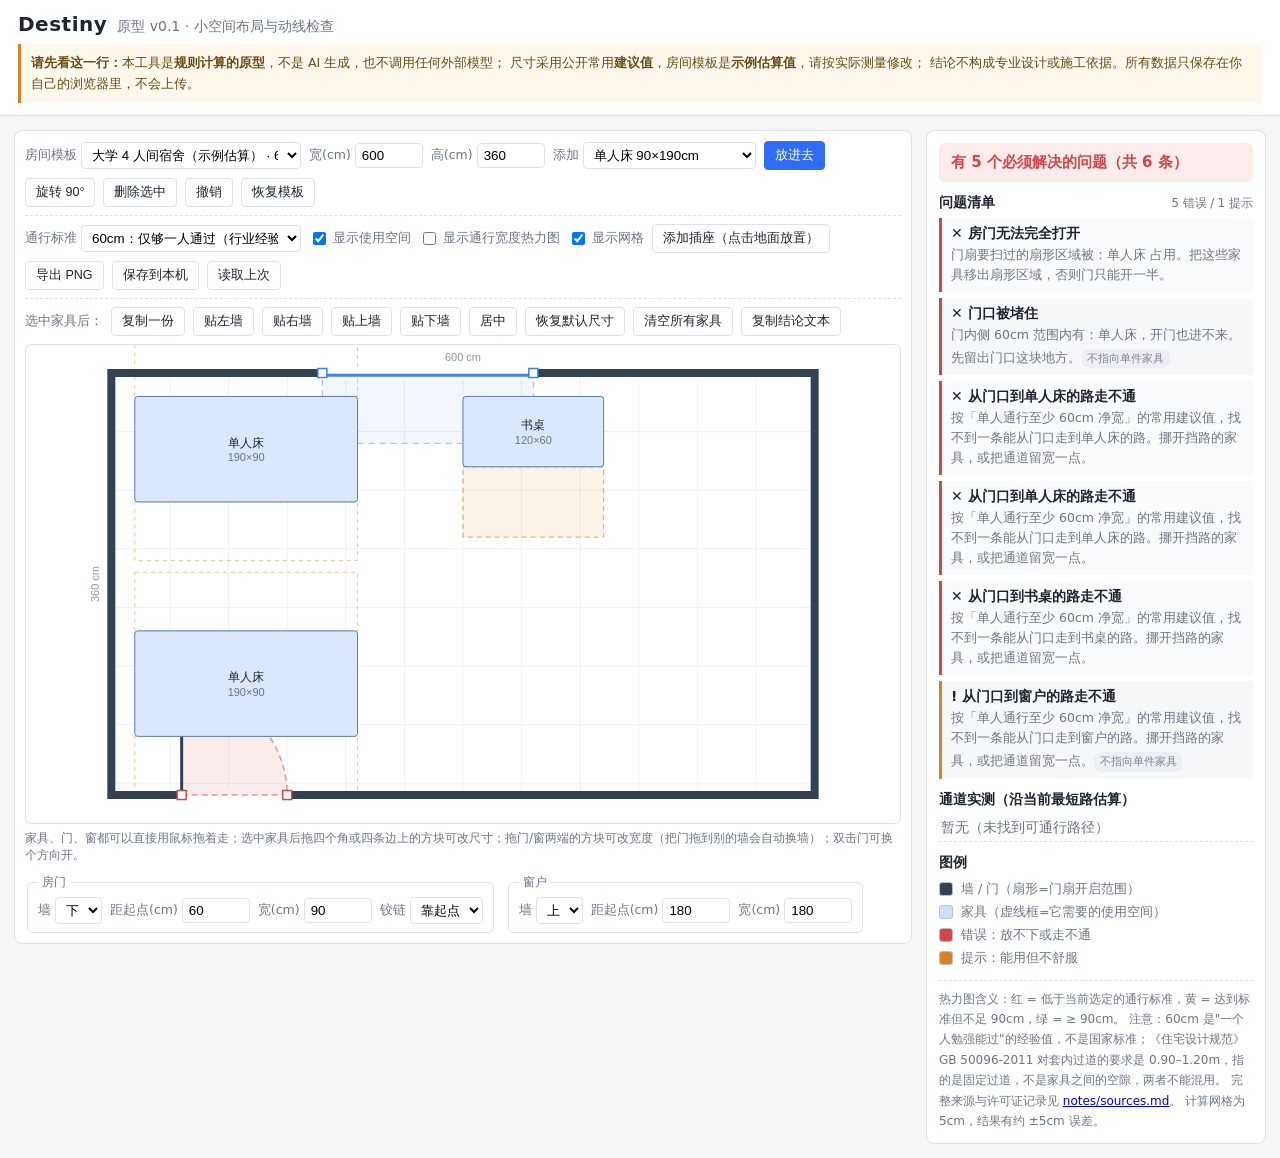
<file: 成品/Destiny/prototype/index.html>
<!DOCTYPE html>
<html lang="zh-CN">
<head>
<meta charset="utf-8">
<meta name="viewport" content="width=device-width, initial-scale=1">
<title>Destiny 原型 v0.1 · 小空间布局与动线检查</title>
<link rel="stylesheet" href="styles.css">
</head>
<body>
<header class="topbar">
  <div class="brand">
    <span class="logo">Destiny</span>
    <span class="tag">原型 v0.1 · 小空间布局与动线检查</span>
  </div>
  <div class="disclaimer">
    <strong>请先看这一行：</strong>本工具是<strong>规则计算的原型</strong>，不是 AI 生成，也不调用任何外部模型；
    尺寸采用公开常用<strong>建议值</strong>，房间模板是<strong>示例估算值</strong>，请按实际测量修改；
    结论不构成专业设计或施工依据。所有数据只保存在你自己的浏览器里，不会上传。
  </div>
</header>

<main class="layout">
  <section class="left">
    <div class="toolbar">
      <label>房间模板
        <select id="tplSelect"></select>
      </label>
      <label>宽(cm)<input id="roomW" type="number" min="150" max="1200" step="5"></label>
      <label>高(cm)<input id="roomH" type="number" min="150" max="1200" step="5"></label>
      <label>添加
        <select id="addSelect"></select>
      </label>
      <button id="btnAdd" class="primary">放进去</button>
      <button id="btnRotate">旋转 90°</button>
      <button id="btnDelete">删除选中</button>
      <button id="btnUndo">撤销</button>
      <button id="btnReset">恢复模板</button>
    </div>

    <div class="toolbar second">
      <label>通行标准
        <select id="corridorStd">
          <option value="60">60cm：仅够一人通过（行业经验值，非标准）</option>
          <option value="90">90cm：接近《住宅设计规范》对套内过道的最低要求</option>
        </select>
      </label>
      <label><input type="checkbox" id="chkZones" checked> 显示使用空间</label>
      <label><input type="checkbox" id="chkHeat"> 显示通行宽度热力图</label>
      <label><input type="checkbox" id="chkGrid" checked> 显示网格</label>
      <button id="btnSocket">添加插座（点击地面放置）</button>
      <button id="btnExport">导出 PNG</button>
      <button id="btnSave">保存到本机</button>
      <button id="btnLoad">读取上次</button>
    </div>

    <div class="toolbar third">
      <span class="group-label">选中家具后：</span>
      <button id="btnDup">复制一份</button>
      <button id="btnAlignL">贴左墙</button>
      <button id="btnAlignR">贴右墙</button>
      <button id="btnAlignT">贴上墙</button>
      <button id="btnAlignB">贴下墙</button>
      <button id="btnCenter">居中</button>
      <button id="btnResetSize">恢复默认尺寸</button>
      <button id="btnClear">清空所有家具</button>
      <button id="btnCopy">复制结论文本</button>
    </div>

    <div class="canvas-wrap">
      <canvas id="scene"></canvas>
      <div id="selInfo" class="hint"></div>
      <div id="hint" class="hint">家具、门、窗都可以直接用鼠标拖着走；选中家具后拖四个角或四条边上的方块可改尺寸；拖门/窗两端的方块可改宽度（把门拖到别的墙会自动换墙）；双击门可换个方向开。</div>
    </div>

    <div class="openings">
      <fieldset>
        <legend>房门</legend>
        <label>墙<select id="doorWall"><option value="top">上</option><option value="bottom">下</option><option value="left">左</option><option value="right">右</option></select></label>
        <label>距起点(cm)<input id="doorOffset" type="number" step="5" min="0"></label>
        <label>宽(cm)<input id="doorWidth" type="number" step="5" min="60" max="120"></label>
        <label>铰链<select id="doorHinge"><option value="start">靠起点</option><option value="end">靠终点</option></select></label>
      </fieldset>
      <fieldset>
        <legend>窗户</legend>
        <label>墙<select id="winWall"><option value="top">上</option><option value="bottom">下</option><option value="left">左</option><option value="right">右</option></select></label>
        <label>距起点(cm)<input id="winOffset" type="number" step="5" min="0"></label>
        <label>宽(cm)<input id="winWidth" type="number" step="10" min="0"></label>
      </fieldset>
    </div>
  </section>

  <aside class="right">
    <div id="verdict" class="verdict">正在计算…</div>
    <div class="panel-title">问题清单<small id="issueCount"></small></div>
    <ul id="issueList" class="issues"></ul>
    <div class="panel-title">通道实测（沿当前最短路估算）</div>
    <ul id="bottleneckList" class="bottlenecks"></ul>
    <div class="panel-title">图例</div>
    <ul class="legend">
      <li><span class="sw wall"></span>墙 / 门（扇形=门扇开启范围）</li>
      <li><span class="sw item"></span>家具（虚线框=它需要的使用空间）</li>
      <li><span class="sw red"></span>错误：放不下或走不通</li>
      <li><span class="sw amber"></span>提示：能用但不舒服</li>
    </ul>
    <div class="note">
      热力图含义：红 = 低于当前选定的通行标准，黄 = 达到标准但不足 90cm，绿 = ≥ 90cm。
      注意：60cm 是"一个人勉强能过"的经验值，不是国家标准；《住宅设计规范》GB 50096-2011 对套内过道的要求是 0.90–1.20m，指的是固定过道，不是家具之间的空隙，两者不能混用。
      完整来源与许可证记录见 <a href="../notes/sources.md" target="_blank" rel="noopener">notes/sources.md</a>。
      计算网格为 5cm，结果有约 ±5cm 误差。
    </div>
  </aside>
</main>

<script src="catalog.js"></script>
<script src="rules.js"></script>
<script src="app.js"></script>
</body>
</html>
</file>
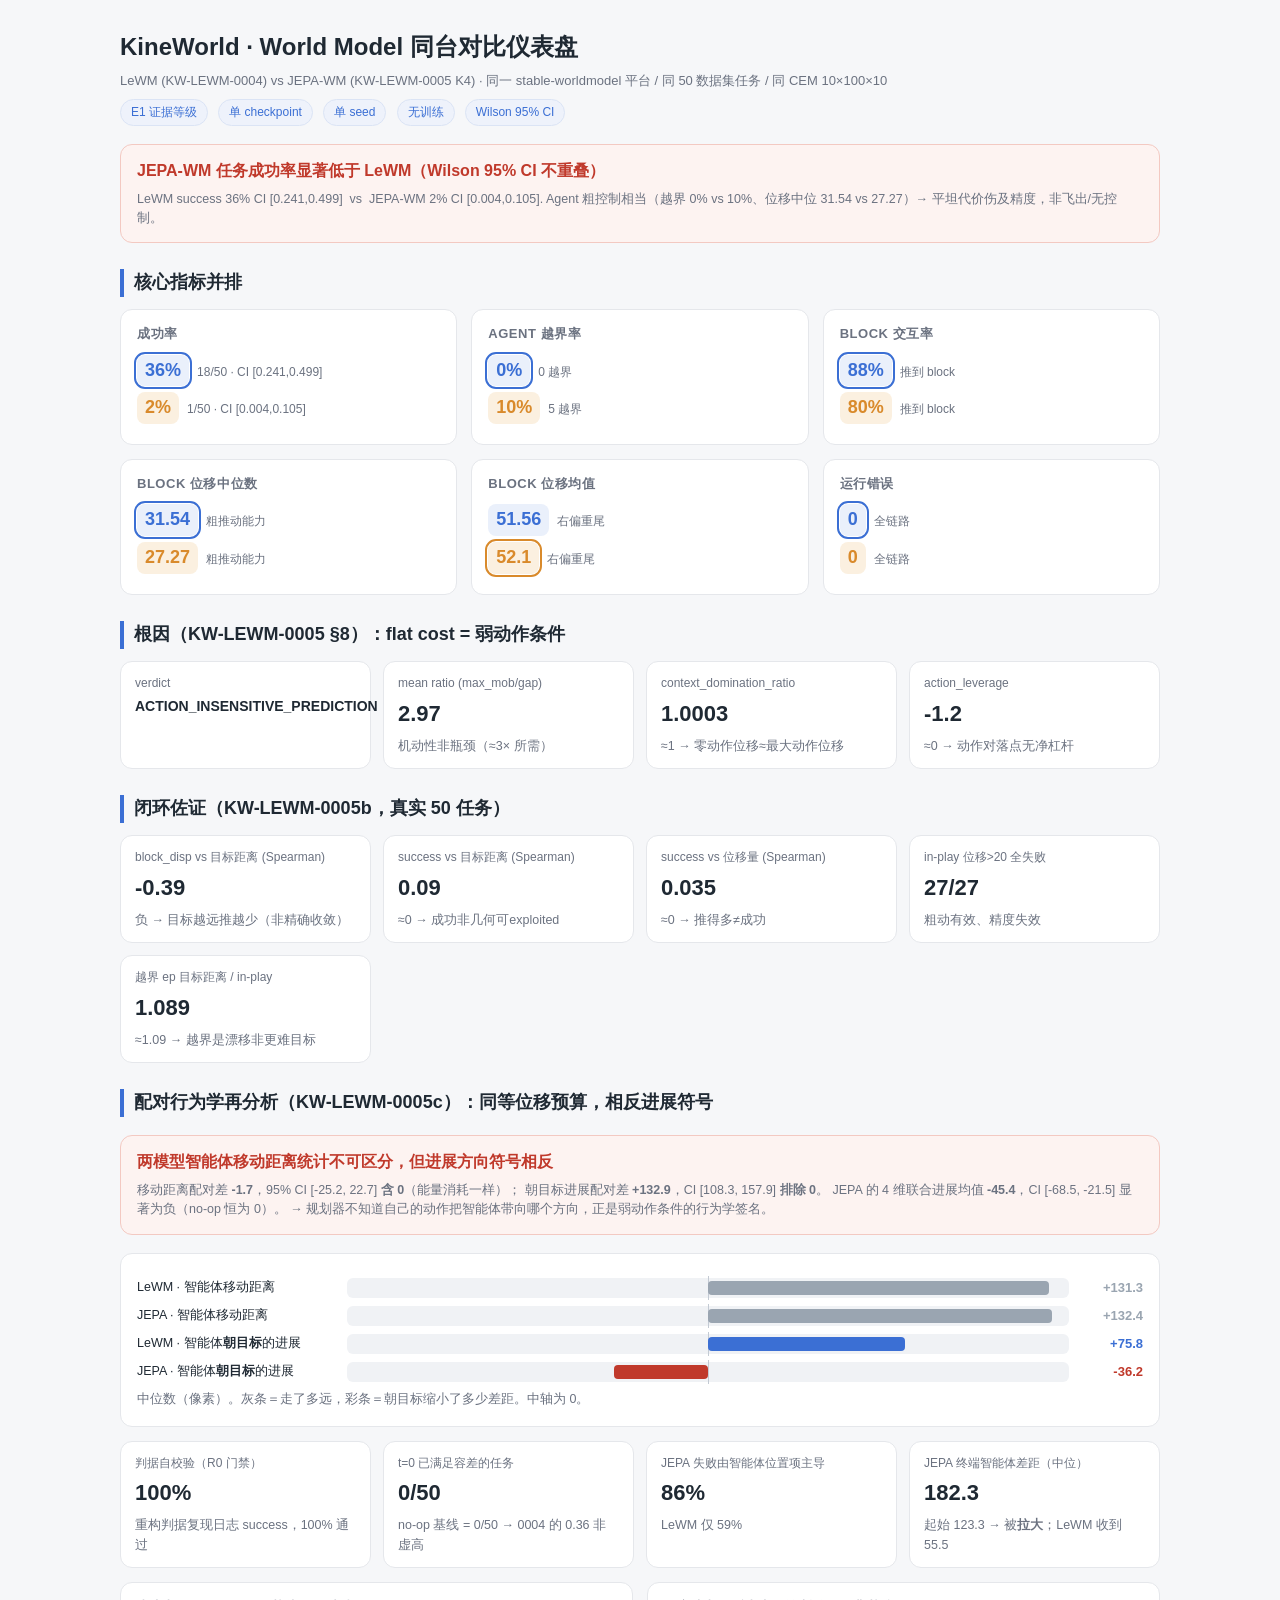
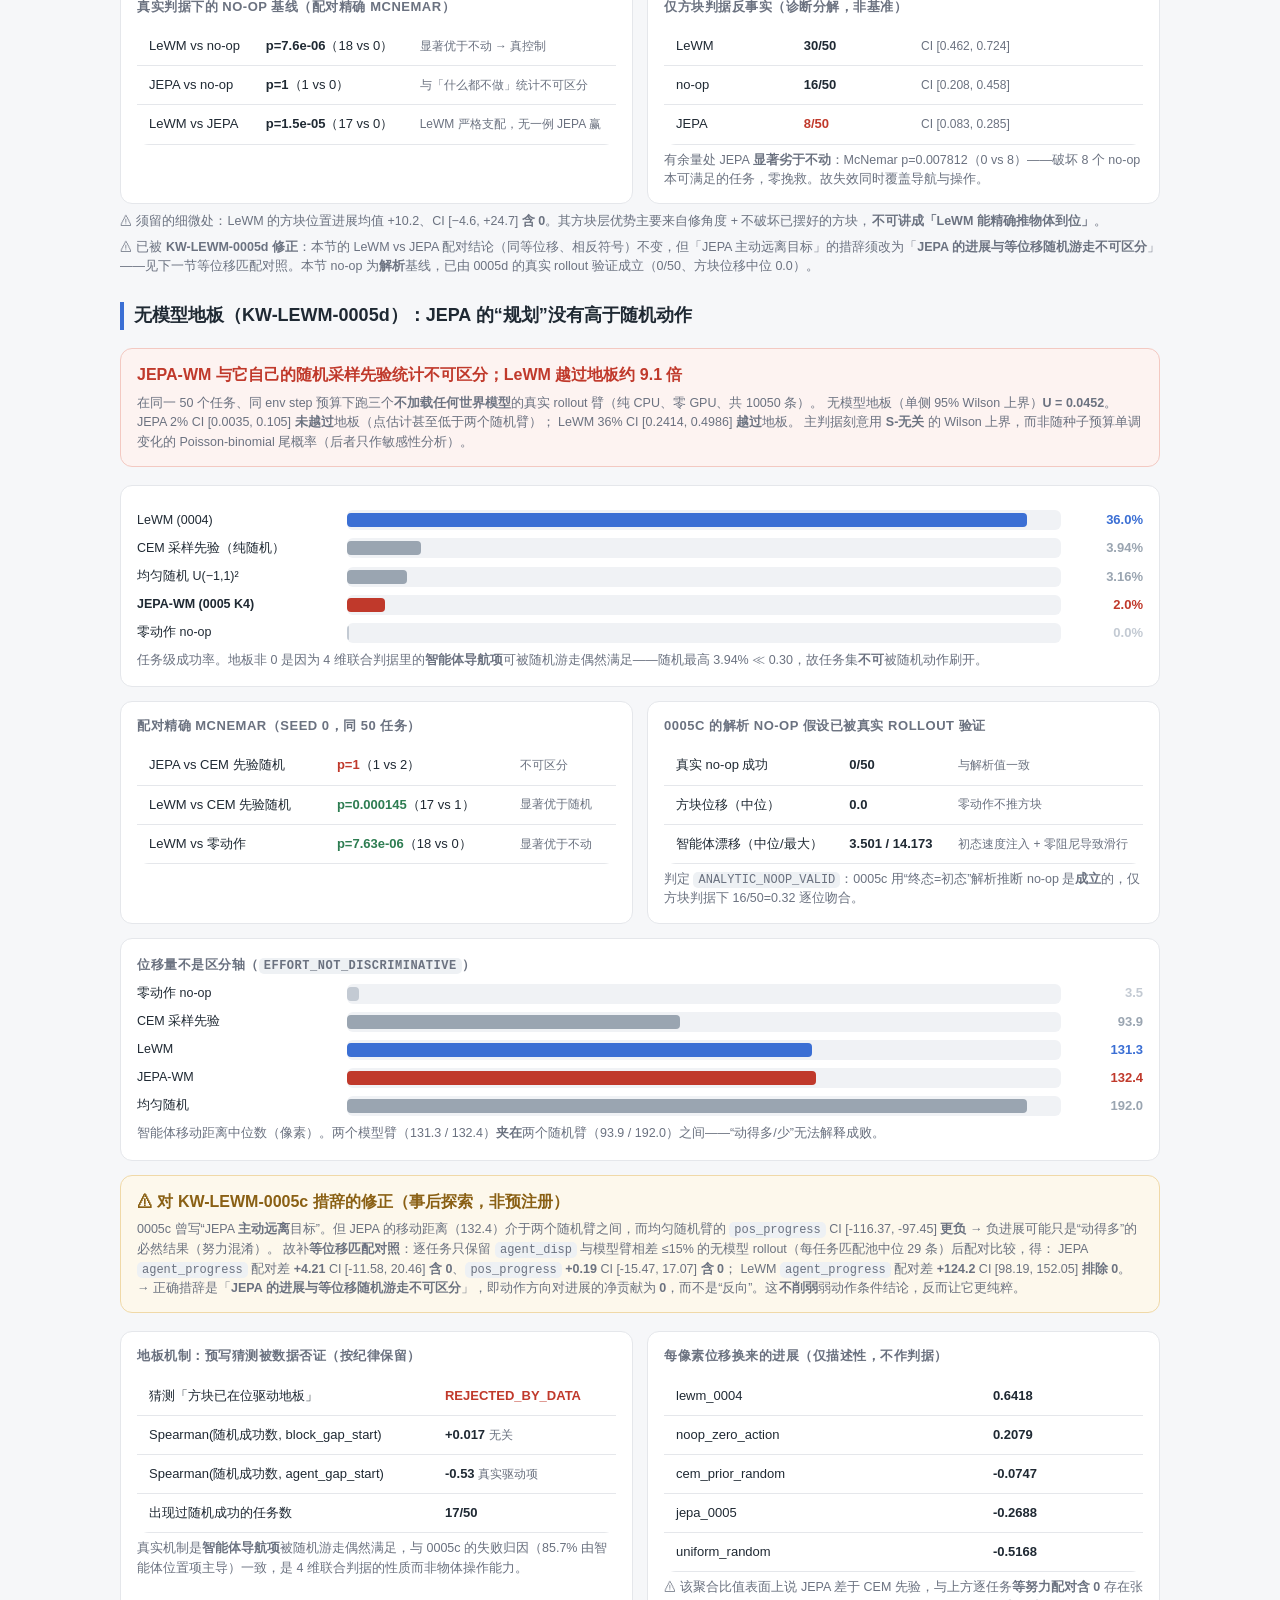
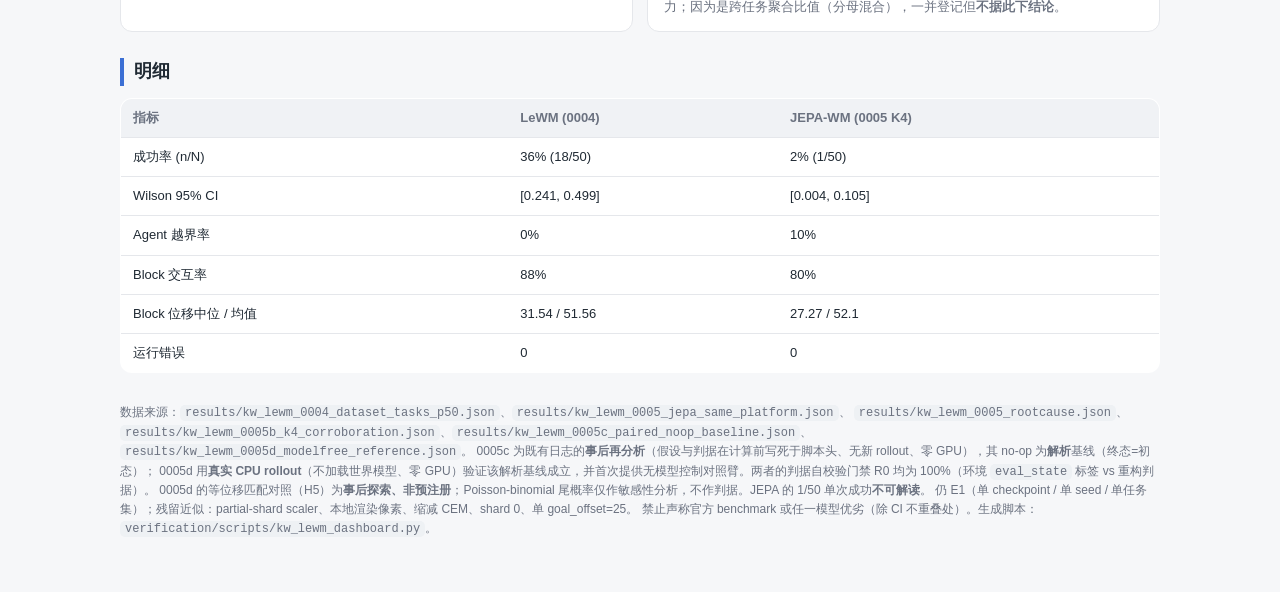
<file: results/kw_lewm_head2head_dashboard.html>
<!doctype html>
<html lang="zh-CN"><head><meta charset="utf-8">
<meta name="viewport" content="width=device-width, initial-scale=1">
<title>KineWorld · World Model 同台对比仪表盘</title>
<style>
:root{--bg:#f6f7f9;--card:#fff;--ink:#1f2933;--mut:#6b7280;--line:#e5e7eb;
--lewm:#3b6fd4;--jepa:#d98a2b;--ok:#2e7d52;--bad:#c0392b;--accent:#3b6fd4;}
*{box-sizing:border-box}
body{margin:0;background:var(--bg);color:var(--ink);font:15px/1.55 -apple-system,"Segoe UI",Roboto,"PingFang SC","Microsoft YaHei",sans-serif;}
.wrap{max-width:1080px;margin:0 auto;padding:28px 20px 60px;}
header h1{margin:0 0 6px;font-size:24px;}
header .meta{color:var(--mut);font-size:13px;}
.badge{display:inline-block;background:#eef2fb;color:var(--accent);border:1px solid #dbe4f5;
border-radius:999px;padding:3px 10px;font-size:12px;margin:8px 6px 0 0;}
.banner{margin:18px 0;padding:14px 16px;border-radius:12px;border:1px solid var(--line);
background:var(--card);}
.banner.bad{border-color:#f3c9c2;background:#fdf3f1;}
.banner .v{font-weight:700;font-size:16px;color:var(--bad);}
.banner.ok .v{color:var(--ok);}
.grid{display:grid;grid-template-columns:repeat(auto-fit,minmax(300px,1fr));gap:14px;margin-top:6px;}
.metric{background:var(--card);border:1px solid var(--line);border-radius:12px;padding:14px 16px;}
.metric-h{font-weight:600;font-size:13px;color:var(--mut);text-transform:uppercase;letter-spacing:.04em;margin-bottom:10px;}
.metric-row{display:flex;align-items:baseline;gap:8px;margin:6px 0;}
.tag{font-weight:700;font-size:18px;padding:2px 8px;border-radius:8px;}
.tag.lewm{color:var(--lewm);background:#eaf0fb;}
.tag.jepa{color:var(--jepa);background:#fbf0e0;}
.tag.win{outline:2px solid currentColor;outline-offset:1px;}
.sub{color:var(--mut);font-size:12px;}
section{margin-top:26px;}
h2{font-size:18px;border-left:4px solid var(--accent);padding-left:10px;margin:0 0 12px;}
.rootgrid{display:grid;grid-template-columns:repeat(auto-fit,minmax(220px,1fr));gap:12px;}
.rc{background:var(--card);border:1px solid var(--line);border-radius:12px;padding:12px 14px;}
.rc .k{font-size:12px;color:var(--mut);}
.rc .vv{font-size:22px;font-weight:700;margin-top:4px;}
.note{color:var(--mut);font-size:12.5px;margin-top:6px;}
table{width:100%;border-collapse:collapse;background:var(--card);border:1px solid var(--line);border-radius:12px;overflow:hidden;}
th,td{padding:9px 12px;text-align:left;border-bottom:1px solid var(--line);font-size:13px;}
th{background:#f0f2f5;color:var(--mut);}
footer{margin-top:30px;color:var(--mut);font-size:12px;}
code{background:#eef1f4;padding:1px 5px;border-radius:5px;font-size:12px;}
.dbwrap{background:var(--card);border:1px solid var(--line);border-radius:12px;padding:16px;}
.dbrow{display:grid;grid-template-columns:200px 1fr 64px;align-items:center;gap:10px;margin:8px 0;}
.dblab{font-size:12.5px;color:var(--ink);}
.dbtrack{position:relative;height:20px;background:#f0f2f5;border-radius:6px;}
.dbaxis{position:absolute;left:50%;top:-2px;bottom:-2px;width:1px;background:#c3cad3;}
.dbbar{position:absolute;top:3px;bottom:3px;border-radius:4px;}
.dbval{font-size:13px;font-weight:700;text-align:right;}
.hbrow{display:grid;grid-template-columns:200px 1fr 72px;align-items:center;gap:10px;margin:8px 0;}
.hblab{font-size:12.5px;color:var(--ink);}
.hbtrack{position:relative;height:20px;background:#f0f2f5;border-radius:6px;overflow:hidden;}
.hbbar{position:absolute;left:0;top:3px;bottom:3px;border-radius:4px;min-width:2px;}
.hbval{font-size:13px;font-weight:700;text-align:right;}
@media(max-width:640px){.dbrow,.hbrow{grid-template-columns:1fr;}.dbval,.hbval{text-align:left;}}
</style></head>
<body><div class="wrap">
<header>
  <h1>KineWorld · World Model 同台对比仪表盘</h1>
  <div class="meta">LeWM (KW-LEWM-0004) vs JEPA-WM (KW-LEWM-0005 K4) · 同一 stable-worldmodel 平台 / 同 50 数据集任务 / 同 CEM 10×100×10</div>
  <div>
    <span class="badge">E1 证据等级</span>
    <span class="badge">单 checkpoint</span>
    <span class="badge">单 seed</span>
    <span class="badge">无训练</span>
    <span class="badge">Wilson 95% CI</span>
  </div>
</header>

<div class="banner bad">
  <div class="v">JEPA-WM 任务成功率显著低于 LeWM（Wilson 95% CI 不重叠）</div>
  <div class="note">LeWM success 36% CI [0.241,0.499] &nbsp;vs&nbsp; JEPA-WM 2% CI [0.004,0.105].
  Agent 粗控制相当（越界 0% vs 10%、位移中位 31.54 vs 27.27）→ 平坦代价伤及精度，非飞出/无控制。</div>
</div>

<section><h2>核心指标并排</h2>
<div class="grid">
        <div class="metric">
          <div class="metric-h">成功率</div>
          <div class="metric-row"><span class="tag lewm win">36%</span><span class="sub">18/50 · CI [0.241,0.499]</span></div>
          <div class="metric-row"><span class="tag jepa ">2%</span><span class="sub">1/50 · CI [0.004,0.105]</span></div>
        </div>

        <div class="metric">
          <div class="metric-h">Agent 越界率</div>
          <div class="metric-row"><span class="tag lewm win">0%</span><span class="sub">0 越界</span></div>
          <div class="metric-row"><span class="tag jepa ">10%</span><span class="sub">5 越界</span></div>
        </div>

        <div class="metric">
          <div class="metric-h">Block 交互率</div>
          <div class="metric-row"><span class="tag lewm win">88%</span><span class="sub">推到 block</span></div>
          <div class="metric-row"><span class="tag jepa ">80%</span><span class="sub">推到 block</span></div>
        </div>

        <div class="metric">
          <div class="metric-h">Block 位移中位数</div>
          <div class="metric-row"><span class="tag lewm win">31.54</span><span class="sub">粗推动能力</span></div>
          <div class="metric-row"><span class="tag jepa ">27.27</span><span class="sub">粗推动能力</span></div>
        </div>

        <div class="metric">
          <div class="metric-h">Block 位移均值</div>
          <div class="metric-row"><span class="tag lewm ">51.56</span><span class="sub">右偏重尾</span></div>
          <div class="metric-row"><span class="tag jepa win">52.1</span><span class="sub">右偏重尾</span></div>
        </div>

        <div class="metric">
          <div class="metric-h">运行错误</div>
          <div class="metric-row"><span class="tag lewm win">0</span><span class="sub">全链路</span></div>
          <div class="metric-row"><span class="tag jepa ">0</span><span class="sub">全链路</span></div>
        </div></div>
</section>

<section><h2>根因（KW-LEWM-0005 §8）：flat cost = 弱动作条件</h2>
<div class="rootgrid">
  <div class="rc"><div class="k">verdict</div><div class="vv" style="font-size:14px;line-height:1.3">ACTION_INSENSITIVE_PREDICTION</div></div>
  <div class="rc"><div class="k">mean ratio (max_mob/gap)</div><div class="vv">2.97</div><div class="note">机动性非瓶颈（≈3× 所需）</div></div>
  <div class="rc"><div class="k">context_domination_ratio</div><div class="vv">1.0003</div><div class="note">≈1 → 零动作位移≈最大动作位移</div></div>
  <div class="rc"><div class="k">action_leverage</div><div class="vv">-1.2</div><div class="note">≈0 → 动作对落点无净杠杆</div></div>
</div></section>

<section><h2>闭环佐证（KW-LEWM-0005b，真实 50 任务）</h2>
<div class="rootgrid">
  <div class="rc"><div class="k">block_disp vs 目标距离 (Spearman)</div><div class="vv">-0.39</div><div class="note">负 → 目标越远推越少（非精确收敛）</div></div>
  <div class="rc"><div class="k">success vs 目标距离 (Spearman)</div><div class="vv">0.09</div><div class="note">≈0 → 成功非几何可exploited</div></div>
  <div class="rc"><div class="k">success vs 位移量 (Spearman)</div><div class="vv">0.035</div><div class="note">≈0 → 推得多≠成功</div></div>
  <div class="rc"><div class="k">in-play 位移&gt;20 全失败</div><div class="vv">27/27</div><div class="note">粗动有效、精度失效</div></div>
  <div class="rc"><div class="k">越界 ep 目标距离 / in-play</div><div class="vv">1.089</div><div class="note">≈1.09 → 越界是漂移非更难目标</div></div>
</div></section>


<section><h2>配对行为学再分析（KW-LEWM-0005c）：同等位移预算，相反进展符号</h2>
<div class="banner bad">
  <div class="v">两模型智能体移动距离统计不可区分，但进展方向符号相反</div>
  <div class="note">
    移动距离配对差 <b>-1.7</b>，95% CI [-25.2, 22.7] <b>含 0</b>（能量消耗一样）；
    朝目标进展配对差 <b>+132.9</b>，CI [108.3, 157.9] <b>排除 0</b>。
    JEPA 的 4 维联合进展均值 <b>-45.4</b>，CI [-68.5, -21.5] 显著为负（no-op 恒为 0）。
    → 规划器不知道自己的动作把智能体带向哪个方向，正是弱动作条件的行为学签名。
  </div>
</div>
<div class="dbwrap">
      <div class="dbrow">
        <div class="dblab">LeWM · 智能体移动距离</div>
        <div class="dbtrack"><div class="dbaxis"></div><div class="dbbar" style="left:50%;width:47.223421090490575%;background:#9aa5b1;"></div></div>
        <div class="dbval" style="color:#9aa5b1">+131.3</div>
      </div>
      <div class="dbrow">
        <div class="dblab">JEPA · 智能体移动距离</div>
        <div class="dbtrack"><div class="dbaxis"></div><div class="dbbar" style="left:50%;width:47.61904761904761%;background:#9aa5b1;"></div></div>
        <div class="dbval" style="color:#9aa5b1">+132.4</div>
      </div>
      <div class="dbrow">
        <div class="dblab">LeWM · 智能体<b>朝目标</b>的进展</div>
        <div class="dbtrack"><div class="dbaxis"></div><div class="dbbar" style="left:50%;width:27.262264422385265%;background:#3b6fd4;"></div></div>
        <div class="dbval" style="color:#3b6fd4">+75.8</div>
      </div>
      <div class="dbrow">
        <div class="dblab">JEPA · 智能体<b>朝目标</b>的进展</div>
        <div class="dbtrack"><div class="dbaxis"></div><div class="dbbar" style="right:50%;width:13.019709394331752%;background:#c0392b;"></div></div>
        <div class="dbval" style="color:#c0392b">-36.2</div>
      </div>
  <div class="note">中位数（像素）。灰条＝走了多远，彩条＝朝目标缩小了多少差距。中轴为 0。</div>
</div>

<div class="rootgrid" style="margin-top:14px">
  <div class="rc"><div class="k">判据自校验（R0 门禁）</div><div class="vv">100%</div><div class="note">重构判据复现日志 success，100% 通过</div></div>
  <div class="rc"><div class="k">t=0 已满足容差的任务</div><div class="vv">0/50</div><div class="note">no-op 基线 = 0/50 → 0004 的 0.36 非虚高</div></div>
  <div class="rc"><div class="k">JEPA 失败由智能体位置项主导</div><div class="vv">86%</div><div class="note">LeWM 仅 59%</div></div>
  <div class="rc"><div class="k">JEPA 终端智能体差距（中位）</div><div class="vv">182.3</div><div class="note">起始 123.3 → 被<b>拉大</b>；LeWM 收到 55.5</div></div>
</div>

<div class="grid" style="margin-top:14px">
  <div class="metric"><div class="metric-h">真实判据下的 no-op 基线（配对精确 McNemar）</div>
    <table style="border:0"><tbody>
      <tr><td>LeWM vs no-op</td><td><b>p=7.6e-06</b>（18 vs 0）</td><td class="sub">显著优于不动 → 真控制</td></tr>
      <tr><td>JEPA vs no-op</td><td><b>p=1</b>（1 vs 0）</td><td class="sub">与「什么都不做」统计不可区分</td></tr>
      <tr><td>LeWM vs JEPA</td><td><b>p=1.5e-05</b>（17 vs 0）</td><td class="sub">LeWM 严格支配，无一例 JEPA 赢</td></tr>
    </tbody></table>
  </div>
  <div class="metric"><div class="metric-h">仅方块判据反事实（诊断分解，非基准）</div>
    <table style="border:0"><tbody>
      <tr><td>LeWM</td><td><b>30/50</b></td><td class="sub">CI [0.462, 0.724]</td></tr>
      <tr><td>no-op</td><td><b>16/50</b></td><td class="sub">CI [0.208, 0.458]</td></tr>
      <tr><td>JEPA</td><td><b style="color:var(--bad)">8/50</b></td><td class="sub">CI [0.083, 0.285]</td></tr>
    </tbody></table>
    <div class="note">有余量处 JEPA <b>显著劣于不动</b>：McNemar p=0.007812（0 vs 8）——破坏 8 个 no-op 本可满足的任务，零挽救。故失效同时覆盖导航与操作。</div>
  </div>
</div>
<div class="note" style="margin-top:8px">⚠ 须留的细微处：LeWM 的方块位置进展均值 +10.2、CI [−4.6, +24.7] <b>含 0</b>。其方块层优势主要来自修角度 + 不破坏已摆好的方块，<b>不可讲成「LeWM 能精确推物体到位」</b>。</div>
<div class="note" style="margin-top:6px">⚠ 已被 <b>KW-LEWM-0005d 修正</b>：本节的 LeWM vs JEPA 配对结论（同等位移、相反符号）不变，但「JEPA 主动远离目标」的措辞须改为「<b>JEPA 的进展与等位移随机游走不可区分</b>」——见下一节等位移匹配对照。本节 no-op 为<b>解析</b>基线，已由 0005d 的真实 rollout 验证成立（0/50、方块位移中位 0.0）。</div>
</section>


<section><h2>无模型地板（KW-LEWM-0005d）：JEPA 的“规划”没有高于随机动作</h2>
<div class="banner bad">
  <div class="v">JEPA-WM 与它自己的随机采样先验统计不可区分；LeWM 越过地板约 9.1 倍</div>
  <div class="note">
    在同一 50 个任务、同 env step 预算下跑三个<b>不加载任何世界模型</b>的真实 rollout 臂（纯 CPU、零 GPU、共 10050 条）。
    无模型地板（单侧 95% Wilson 上界）<b>U = 0.0452</b>。
    JEPA 2% CI [0.0035, 0.105] <b>未越过</b>地板（点估计甚至低于两个随机臂）；
    LeWM 36% CI [0.2414, 0.4986] <b>越过</b>地板。
    主判据刻意用 <b>S-无关</b> 的 Wilson 上界，而非随种子预算单调变化的 Poisson-binomial 尾概率（后者只作敏感性分析）。
  </div>
</div>
<div class="dbwrap">
      <div class="hbrow">
        <div class="hblab">LeWM (0004)</div>
        <div class="hbtrack"><div class="hbbar" style="width:95.24%;background:#3b6fd4"></div></div>
        <div class="hbval" style="color:#3b6fd4">36.0%</div>
      </div>
      <div class="hbrow">
        <div class="hblab">CEM 采样先验（纯随机）</div>
        <div class="hbtrack"><div class="hbbar" style="width:10.42%;background:#9aa5b1"></div></div>
        <div class="hbval" style="color:#9aa5b1">3.94%</div>
      </div>
      <div class="hbrow">
        <div class="hblab">均匀随机 U(−1,1)²</div>
        <div class="hbtrack"><div class="hbbar" style="width:8.36%;background:#9aa5b1"></div></div>
        <div class="hbval" style="color:#9aa5b1">3.16%</div>
      </div>
      <div class="hbrow">
        <div class="hblab"><b>JEPA-WM (0005 K4)</b></div>
        <div class="hbtrack"><div class="hbbar" style="width:5.29%;background:#c0392b"></div></div>
        <div class="hbval" style="color:#c0392b">2.0%</div>
      </div>
      <div class="hbrow">
        <div class="hblab">零动作 no-op</div>
        <div class="hbtrack"><div class="hbbar" style="width:0.00%;background:#c3cad3"></div></div>
        <div class="hbval" style="color:#c3cad3">0.0%</div>
      </div>
  <div class="note">任务级成功率。地板非 0 是因为 4 维联合判据里的<b>智能体导航项</b>可被随机游走偶然满足——随机最高 3.94% ≪ 0.30，故任务集<b>不可</b>被随机动作刷开。</div>
</div>

<div class="grid" style="margin-top:14px">
  <div class="metric"><div class="metric-h">配对精确 McNemar（seed 0，同 50 任务）</div>
    <table style="border:0"><tbody>
      <tr><td>JEPA vs CEM 先验随机</td><td><b style="color:var(--bad)">p=1</b>（1 vs 2）</td><td class="sub">不可区分</td></tr>
      <tr><td>LeWM vs CEM 先验随机</td><td><b style="color:var(--ok)">p=0.000145</b>（17 vs 1）</td><td class="sub">显著优于随机</td></tr>
      <tr><td>LeWM vs 零动作</td><td><b style="color:var(--ok)">p=7.63e-06</b>（18 vs 0）</td><td class="sub">显著优于不动</td></tr>
    </tbody></table>
  </div>
  <div class="metric"><div class="metric-h">0005c 的解析 no-op 假设已被真实 rollout 验证</div>
    <table style="border:0"><tbody>
      <tr><td>真实 no-op 成功</td><td><b>0/50</b></td><td class="sub">与解析值一致</td></tr>
      <tr><td>方块位移（中位）</td><td><b>0.0</b></td><td class="sub">零动作不推方块</td></tr>
      <tr><td>智能体漂移（中位/最大）</td><td><b>3.501 / 14.173</b></td><td class="sub">初态速度注入 + 零阻尼导致滑行</td></tr>
    </tbody></table>
    <div class="note">判定 <code>ANALYTIC_NOOP_VALID</code>：0005c 用“终态=初态”解析推断 no-op 是<b>成立</b>的，仅方块判据下 16/50=0.32 逐位吻合。</div>
  </div>
</div>

<div class="dbwrap" style="margin-top:14px">
  <div class="metric-h" style="margin-bottom:8px">位移量不是区分轴（<code>EFFORT_NOT_DISCRIMINATIVE</code>）</div>
  
      <div class="hbrow">
        <div class="hblab">零动作 no-op</div>
        <div class="hbtrack"><div class="hbbar" style="width:1.74%;background:#c3cad3"></div></div>
        <div class="hbval" style="color:#c3cad3">3.5</div>
      </div>
      <div class="hbrow">
        <div class="hblab">CEM 采样先验</div>
        <div class="hbtrack"><div class="hbbar" style="width:46.58%;background:#9aa5b1"></div></div>
        <div class="hbval" style="color:#9aa5b1">93.9</div>
      </div>
      <div class="hbrow">
        <div class="hblab">LeWM</div>
        <div class="hbtrack"><div class="hbbar" style="width:65.13%;background:#3b6fd4"></div></div>
        <div class="hbval" style="color:#3b6fd4">131.3</div>
      </div>
      <div class="hbrow">
        <div class="hblab">JEPA-WM</div>
        <div class="hbtrack"><div class="hbbar" style="width:65.67%;background:#c0392b"></div></div>
        <div class="hbval" style="color:#c0392b">132.4</div>
      </div>
      <div class="hbrow">
        <div class="hblab">均匀随机</div>
        <div class="hbtrack"><div class="hbbar" style="width:95.24%;background:#9aa5b1"></div></div>
        <div class="hbval" style="color:#9aa5b1">192.0</div>
      </div>
  <div class="note">智能体移动距离中位数（像素）。两个模型臂（131.3 / 132.4）<b>夹在</b>两个随机臂（93.9 / 192.0）之间——“动得多/少”无法解释成败。</div>
</div>

<div class="banner" style="border-color:#f0d9a8;background:#fdf8ec;margin-top:14px">
  <div class="v" style="color:#8a6014">⚠ 对 KW-LEWM-0005c 措辞的修正（事后探索，非预注册）</div>
  <div class="note">
    0005c 曾写“JEPA <b>主动远离</b>目标”。但 JEPA 的移动距离（132.4）介于两个随机臂之间，而均匀随机臂的 <code>pos_progress</code> CI [-116.37, -97.45] <b>更负</b> → 负进展可能只是“动得多”的必然结果（努力混淆）。
    故补<b>等位移匹配对照</b>：逐任务只保留 <code>agent_disp</code> 与模型臂相差 ≤15% 的无模型 rollout（每任务匹配池中位 29 条）后配对比较，得：
    JEPA <code>agent_progress</code> 配对差 <b>+4.21</b> CI [-11.58, 20.46] <b>含 0</b>、<code>pos_progress</code> <b>+0.19</b> CI [-15.47, 17.07] <b>含 0</b>；
    LeWM <code>agent_progress</code> 配对差 <b>+124.2</b> CI [98.19, 152.05] <b>排除 0</b>。
    → 正确措辞是「<b>JEPA 的进展与等位移随机游走不可区分</b>」，即动作方向对进展的净贡献为 <b>0</b>，而不是“反向”。这<b>不削弱</b>弱动作条件结论，反而让它更纯粹。
  </div>
</div>

<div class="grid" style="margin-top:14px">
  <div class="metric"><div class="metric-h">地板机制：预写猜测被数据否证（按纪律保留）</div>
    <table style="border:0"><tbody>
      <tr><td>猜测「方块已在位驱动地板」</td><td><b style="color:var(--bad)">REJECTED_BY_DATA</b></td></tr>
      <tr><td>Spearman(随机成功数, block_gap_start)</td><td><b>+0.017</b> <span class="sub">无关</span></td></tr>
      <tr><td>Spearman(随机成功数, agent_gap_start)</td><td><b>-0.53</b> <span class="sub">真实驱动项</span></td></tr>
      <tr><td>出现过随机成功的任务数</td><td><b>17/50</b></td></tr>
    </tbody></table>
    <div class="note">真实机制是<b>智能体导航项</b>被随机游走偶然满足，与 0005c 的失败归因（85.7% 由智能体位置项主导）一致，是 4 维联合判据的性质而非物体操作能力。</div>
  </div>
  <div class="metric"><div class="metric-h">每像素位移换来的进展（仅描述性，<b>不作判据</b>）</div>
    <table style="border:0"><tbody><tr><td>lewm_0004</td><td><b>0.6418</b></td></tr><tr><td>noop_zero_action</td><td><b>0.2079</b></td></tr><tr><td>cem_prior_random</td><td><b>-0.0747</b></td></tr><tr><td>jepa_0005</td><td><b>-0.2688</b></td></tr><tr><td>uniform_random</td><td><b>-0.5168</b></td></tr></tbody></table>
    <div class="note">⚠ 该聚合比值表面上说 JEPA 差于 CEM 先验，与上方逐任务<b>等努力配对含 0</b> 存在张力；因为是跨任务聚合比值（分母混合），一并登记但<b>不据此下结论</b>。</div>
  </div>
</div>
</section>

<section><h2>明细</h2>
<table><thead><tr><th>指标</th><th>LeWM (0004)</th><th>JEPA-WM (0005 K4)</th></tr></thead><tbody>
<tr><td>成功率 (n/N)</td><td>36% (18/50)</td><td>2% (1/50)</td></tr>
<tr><td>Wilson 95% CI</td><td>[0.241, 0.499]</td><td>[0.004, 0.105]</td></tr>
<tr><td>Agent 越界率</td><td>0%</td><td>10%</td></tr>
<tr><td>Block 交互率</td><td>88%</td><td>80%</td></tr>
<tr><td>Block 位移中位 / 均值</td><td>31.54 / 51.56</td><td>27.27 / 52.1</td></tr>
<tr><td>运行错误</td><td>0</td><td>0</td></tr>
</tbody></table>
</section>

<footer>
  数据来源：<code>results/kw_lewm_0004_dataset_tasks_p50.json</code>、<code>results/kw_lewm_0005_jepa_same_platform.json</code>、
  <code>results/kw_lewm_0005_rootcause.json</code>、<code>results/kw_lewm_0005b_k4_corroboration.json</code>、<code>results/kw_lewm_0005c_paired_noop_baseline.json</code>、
  <code>results/kw_lewm_0005d_modelfree_reference.json</code>。
  0005c 为既有日志的<b>事后再分析</b>（假设与判据在计算前写死于脚本头、无新 rollout、零 GPU），其 no-op 为<b>解析</b>基线（终态=初态）；
  0005d 用<b>真实 CPU rollout</b>（不加载世界模型、零 GPU）验证该解析基线成立，并首次提供无模型控制对照臂。两者的判据自校验门禁 R0 均为 100%（环境 <code>eval_state</code> 标签 vs 重构判据）。
  0005d 的等位移匹配对照（H5）为<b>事后探索、非预注册</b>；Poisson-binomial 尾概率仅作敏感性分析，不作判据。JEPA 的 1/50 单次成功<b>不可解读</b>。
  仍 E1（单 checkpoint / 单 seed / 单任务集）；残留近似：partial-shard scaler、本地渲染像素、缩减 CEM、shard 0、单 goal_offset=25。
  禁止声称官方 benchmark 或任一模型优劣（除 CI 不重叠处）。生成脚本：<code>verification/scripts/kw_lewm_dashboard.py</code>。
</footer>
</div></body></html>
</file>
<file: 成品/Destiny/prototype/styles.css>
:root {
  --bg: #f5f6f8;
  --panel: #ffffff;
  --line: #dfe3e8;
  --text: #1c2530;
  --muted: #6b7684;
  --accent: #2f6df6;
  --error: #d64545;
  --warn: #d98324;
  --ok: #2e9e5b;
}
* { box-sizing: border-box; }
body {
  margin: 0; font-family: "Microsoft YaHei", "PingFang SC", "Segoe UI", system-ui, sans-serif;
  background: var(--bg); color: var(--text); font-size: 14px;
}
.topbar { padding: 12px 18px; background: var(--panel); border-bottom: 1px solid var(--line); }
.brand { display: flex; align-items: baseline; gap: 10px; }
.logo { font-size: 20px; font-weight: 700; letter-spacing: .5px; }
.tag { color: var(--muted); }
.disclaimer {
  margin-top: 8px; padding: 8px 10px; border-left: 3px solid var(--warn);
  background: #fff8ec; color: #6a4a12; font-size: 12.5px; line-height: 1.7;
}
.layout { display: grid; grid-template-columns: minmax(0,1fr) 340px; gap: 14px; padding: 14px; align-items: start; }
@media (max-width: 1000px) { .layout { grid-template-columns: 1fr; } }
.left { background: var(--panel); border: 1px solid var(--line); border-radius: 8px; padding: 10px; }
.toolbar { display: flex; flex-wrap: wrap; gap: 8px; align-items: center; margin-bottom: 8px; }
.toolbar.second { border-top: 1px dashed var(--line); padding-top: 8px; }
.toolbar.third { border-top: 1px dashed var(--line); padding-top: 8px; }
.group-label { color: var(--muted); font-size: 12.5px; }
label { display: inline-flex; align-items: center; gap: 4px; color: var(--muted); font-size: 12.5px; }
input[type=number] { width: 68px; padding: 4px 6px; border: 1px solid var(--line); border-radius: 4px; }
select { padding: 4px 6px; border: 1px solid var(--line); border-radius: 4px; background: #fff; max-width: 220px; }
button {
  padding: 5px 10px; border: 1px solid var(--line); background: #fff; border-radius: 4px;
  cursor: pointer; font-size: 12.5px; color: var(--text);
}
button:hover { border-color: var(--accent); color: var(--accent); }
button.primary { background: var(--accent); border-color: var(--accent); color: #fff; }
button.active { background: #e8f0ff; border-color: var(--accent); color: var(--accent); }
.canvas-wrap { position: relative; }
canvas { width: 100%; height: 480px; display: block; background: #fff; border: 1px solid var(--line); border-radius: 6px; touch-action: none; }
.hint { color: var(--muted); font-size: 12px; margin-top: 6px; }
.openings { display: flex; gap: 10px; flex-wrap: wrap; margin-top: 10px; }
fieldset { border: 1px solid var(--line); border-radius: 6px; padding: 6px 10px 8px; display: flex; gap: 8px; flex-wrap: wrap; align-items: center; }
legend { color: var(--muted); font-size: 12px; padding: 0 4px; }
.right { background: var(--panel); border: 1px solid var(--line); border-radius: 8px; padding: 12px; }
.verdict { font-size: 15px; font-weight: 600; padding: 10px 12px; border-radius: 6px; background: #eef2f7; margin-bottom: 10px; }
.verdict.ok { background: #e9f7ef; color: var(--ok); }
.verdict.error { background: #fdecec; color: var(--error); }
.verdict.warn { background: #fff6e8; color: var(--warn); }
.panel-title { font-weight: 600; margin: 12px 0 6px; display: flex; justify-content: space-between; align-items: baseline; }
.panel-title small { color: var(--muted); font-weight: 400; }
ul.issues, ul.bottlenecks, ul.legend { list-style: none; margin: 0; padding: 0; }
ul.issues li {
  border-left: 3px solid var(--line); padding: 7px 9px; margin-bottom: 6px;
  background: #fafbfc; border-radius: 0 4px 4px 0; cursor: default;
}
ul.issues li.clickable { cursor: pointer; }
ul.issues li.clickable:hover { background: #f1f6ff; }
ul.issues li.notarget { background: #f7f8fa; }
.no-target-tag {
  display: inline-block; margin-top: 4px; padding: 1px 6px; border-radius: 8px;
  background: #eceff3; color: #7b8595 !important; font-size: 11px !important;
}
ul.issues li.error { border-left-color: var(--error); }
ul.issues li.warn { border-left-color: var(--warn); }
ul.issues li b { display: block; margin-bottom: 2px; }
ul.issues li span { color: var(--muted); font-size: 12.5px; line-height: 1.6; }
ul.bottlenecks li { display: flex; justify-content: space-between; padding: 4px 2px; border-bottom: 1px dashed var(--line); color: var(--muted); }
ul.legend li { display: flex; align-items: center; gap: 8px; padding: 3px 0; color: var(--muted); font-size: 12.5px; }
.sw { width: 14px; height: 14px; border-radius: 3px; display: inline-block; border: 1px solid #b9c0c9; }
.sw.wall { background: #334155; }
.sw.item { background: #cfe0ff; }
.sw.red { background: var(--error); }
.sw.amber { background: var(--warn); }
.note { margin-top: 10px; color: var(--muted); font-size: 12px; line-height: 1.7; border-top: 1px dashed var(--line); padding-top: 8px; }
</file>
